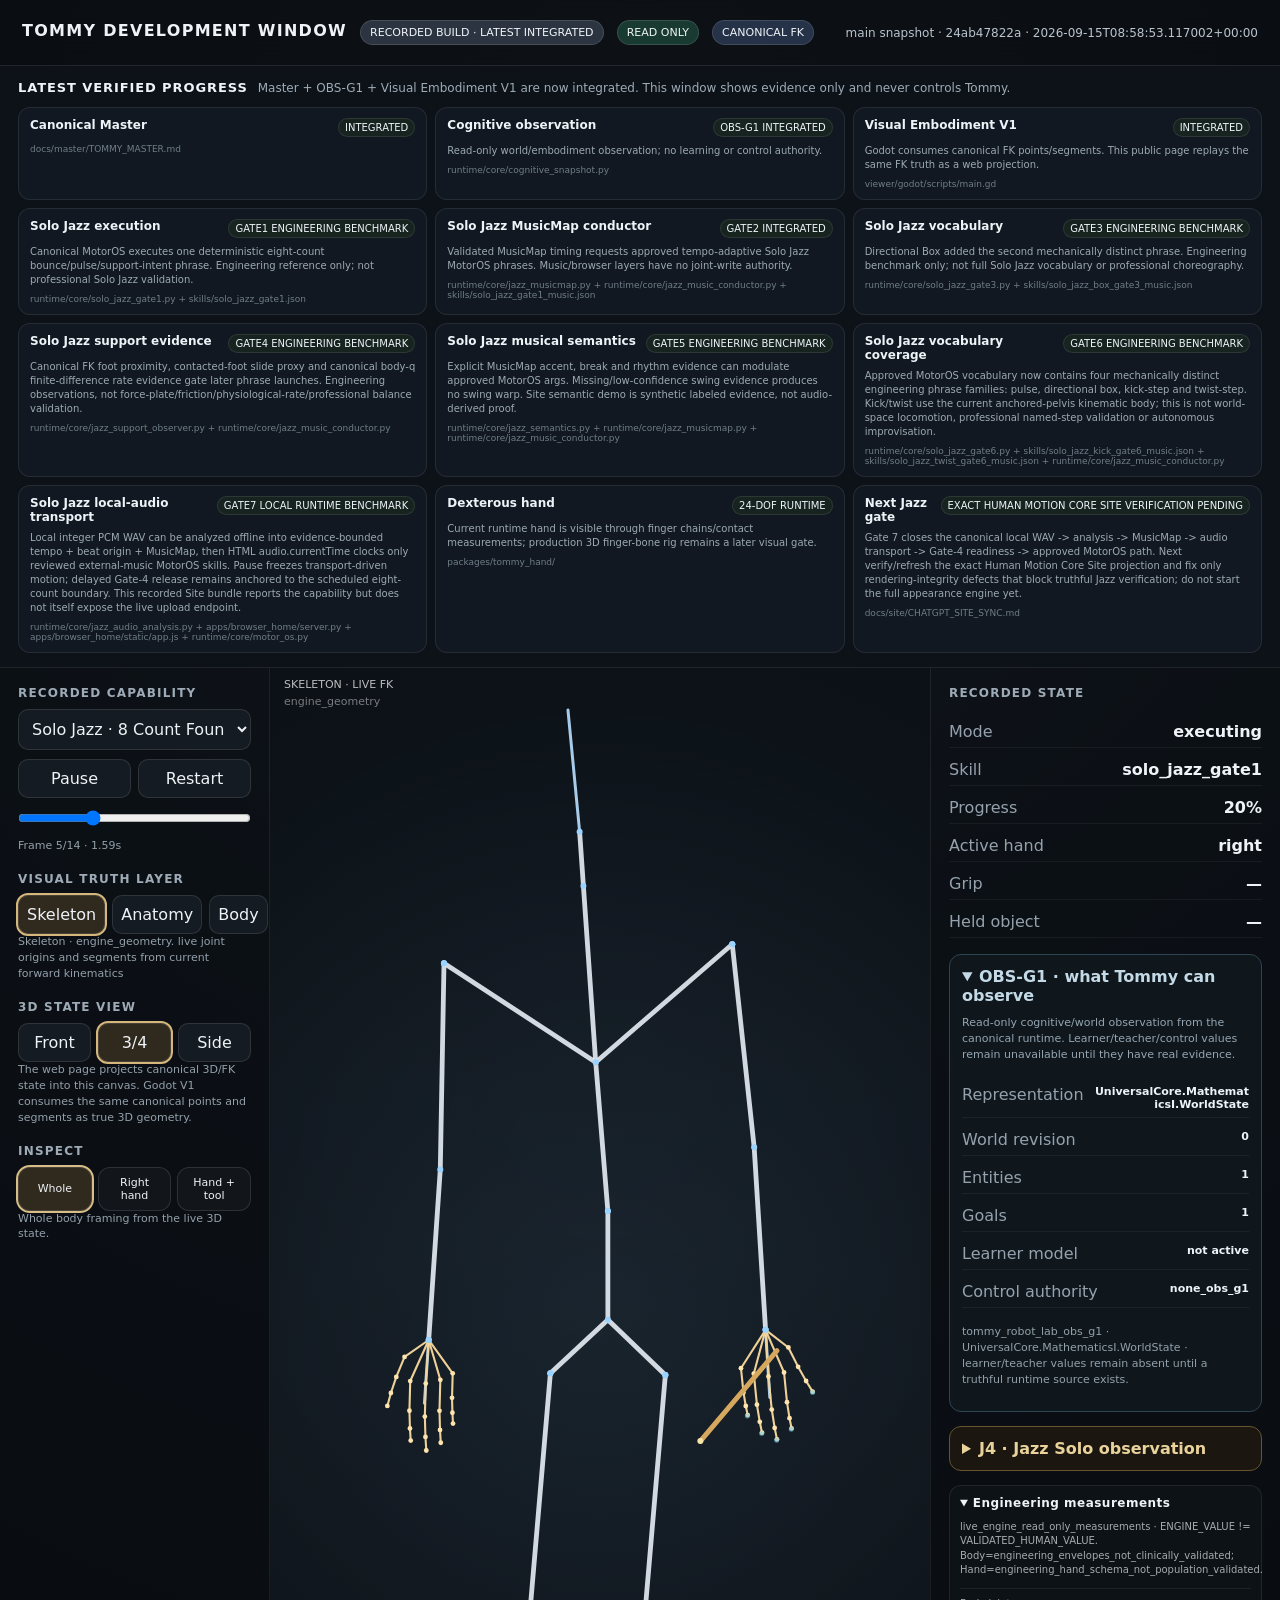
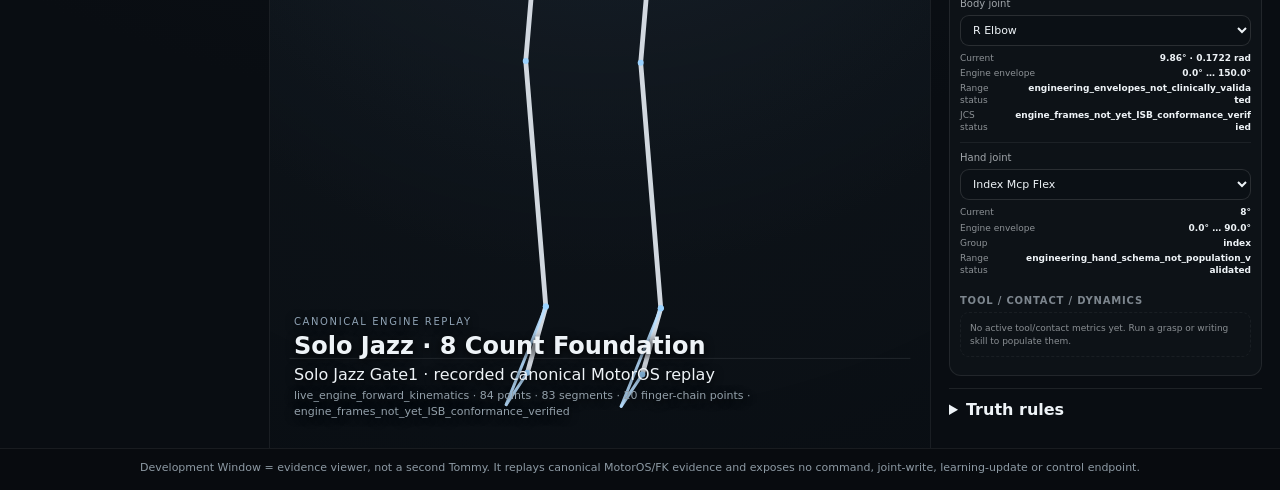
<file: index.html>
<!doctype html>
<html lang="en" dir="ltr">
<head>
  <meta charset="utf-8">
  <meta name="viewport" content="width=device-width, initial-scale=1">
  <title>Tommy Development Window</title>
  <link rel="stylesheet" href="/site.css">
  <link rel="stylesheet" href="/focus_inspector.css">
  <link rel="stylesheet" href="/live_measurements.css">
</head>
<body>
  <header class="topbar">
    <div>
      <strong>TOMMY DEVELOPMENT WINDOW</strong>
      <span class="badge recorded">RECORDED BUILD · LATEST INTEGRATED</span>
      <span class="badge readonly">READ ONLY</span>
      <span class="badge geometry">CANONICAL FK</span>
    </div>
    <div id="buildMeta" class="build-meta">Loading latest validated build…</div>
  </header>

  <section class="development-strip" aria-label="Tommy development status">
    <div class="development-intro">
      <strong>Latest verified progress</strong>
      <span>Master + OBS-G1 + Visual Embodiment V1 are now integrated. This window shows evidence only and never controls Tommy.</span>
    </div>
    <div id="developmentCards" class="development-cards"></div>
  </section>

  <main class="shell">
    <aside class="panel controls">
      <h2>Recorded capability</h2>
      <select id="demoSelect" aria-label="Recorded demo"></select>
      <div class="playback-row">
        <button id="playPause">Play</button>
        <button id="restart">Restart</button>
      </div>
      <input id="timeline" type="range" min="0" max="0" value="0" step="1" aria-label="Replay timeline">
      <p id="frameStatus" class="microcopy">Waiting for replay data…</p>

      <h2>Visual truth layer</h2>
      <div class="button-grid">
        <button data-layer="skeleton" class="active">Skeleton</button>
        <button data-layer="anatomy">Anatomy</button>
        <button data-layer="body">Body</button>
      </div>
      <p id="layerTruth" class="microcopy">Recorded engine geometry.</p>

      <h2>3D state view</h2>
      <div class="button-grid">
        <button data-view="front">Front</button>
        <button data-view="threequarter" class="active">3/4</button>
        <button data-view="side">Side</button>
      </div>
      <p class="microcopy">The web page projects canonical 3D/FK state into this canvas. Godot V1 consumes the same canonical points and segments as true 3D geometry.</p>

      <h2>Inspect</h2>
      <div class="focus-controls">
        <button data-focus="whole" class="active">Whole</button>
        <button data-focus="right_hand">Right hand</button>
        <button data-focus="tool">Hand + tool</button>
      </div>
      <p id="focusTruth" class="microcopy">Whole body framing from the recorded engine state.</p>
    </aside>

    <section class="stage-wrap">
      <div class="stage">
        <canvas id="engineCanvas" aria-label="Tommy recorded canonical engine viewer"></canvas>
      </div>
      <div class="stage-caption">
        <div class="stage-kicker">CANONICAL ENGINE REPLAY</div>
        <h1 id="demoTitle">Tommy</h1>
        <p id="motionStatus">Loading replay…</p>
        <p id="visualTruth" class="microcopy"></p>
      </div>
    </section>

    <aside class="panel right">
      <h2>Recorded state</h2>
      <dl class="state-list">
        <div><dt>Mode</dt><dd id="mode">—</dd></div>
        <div><dt>Skill</dt><dd id="skill">—</dd></div>
        <div><dt>Progress</dt><dd id="progress">—</dd></div>
        <div><dt>Active hand</dt><dd id="activeHand">—</dd></div>
        <div><dt>Grip</dt><dd id="grip">—</dd></div>
        <div><dt>Held object</dt><dd id="heldObject">—</dd></div>
      </dl>

      <details class="cognitive-panel" open>
        <summary>OBS-G1 · what Tommy can observe</summary>
        <p class="panel-explainer">Read-only cognitive/world observation from the canonical runtime. Learner/teacher/control values remain unavailable until they have real evidence.</p>
        <dl class="state-list compact">
          <div><dt>Representation</dt><dd id="cogRepresentation">—</dd></div>
          <div><dt>World revision</dt><dd id="cogRevision">—</dd></div>
          <div><dt>Entities</dt><dd id="cogEntities">—</dd></div>
          <div><dt>Goals</dt><dd id="cogGoals">—</dd></div>
          <div><dt>Learner model</dt><dd id="cogLearner">—</dd></div>
          <div><dt>Control authority</dt><dd id="cogControl">—</dd></div>
        </dl>
        <p id="cognitiveTruth" class="microcopy">Loading cognitive observation…</p>
      </details>

      <details id="jazzPanel" class="jazz-panel" hidden>
        <summary>J4 · Jazz Solo observation</summary>
        <p class="panel-explainer">Recorded reference decision only. It has no command, joint-write, or MotorOS authority.</p>
        <dl class="state-list compact">
          <div><dt>Status</dt><dd id="jazzStatus">—</dd></div>
          <div><dt>Candidate</dt><dd id="jazzCandidate">—</dd></div>
          <div><dt>Profile source</dt><dd id="jazzProfileSource">—</dd></div>
          <div><dt>Contact evidence</dt><dd id="jazzContactEvidence">—</dd></div>
          <div><dt>Gaze evidence</dt><dd id="jazzGazeEvidence">—</dd></div>
          <div><dt>Control authority</dt><dd id="jazzControl">—</dd></div>
        </dl>
        <p id="jazzTruth" class="microcopy"></p>
      </details>

      <details class="measurements-panel" open>
        <summary>Engineering measurements</summary>
        <p id="measurementTruth" class="measurement-truth">Loading recorded measurements…</p>
        <div class="measurement-inspector">
          <label for="bodyJointSelect">Body joint</label>
          <select id="bodyJointSelect"></select>
          <div id="bodyJointReading" class="measurement-reading"></div>
        </div>
        <div class="measurement-inspector">
          <label for="handJointSelect">Hand joint</label>
          <select id="handJointSelect"></select>
          <div id="handJointReading" class="measurement-reading"></div>
        </div>
        <h3>Tool / contact / dynamics</h3>
        <div id="toolMetricCards" class="metric-grid"></div>
        <div id="digitContactTable" class="digit-contact-table"></div>
      </details>

      <details>
        <summary>Truth rules</summary>
        <ul id="truthRules" class="truth-list"></ul>
      </details>
    </aside>
  </main>

  <footer>
    Development Window = evidence viewer, not a second Tommy. It replays canonical MotorOS/FK evidence and exposes no command, joint-write, learning-update or control endpoint.
  </footer>

  <script src="/engine_viewer.js"></script>
  <script src="/live_measurements.js"></script>
  <script src="/site.js"></script>
  <script src="/focus_inspector.js"></script>
  <script src="/contact_overlay.js"></script>
</body>
</html>
</file>
<file: site.css>
*{box-sizing:border-box}html,body{margin:0;min-height:100%;font-family:Inter,ui-sans-serif,system-ui,-apple-system,BlinkMacSystemFont,"Segoe UI",sans-serif;background:#0c1015;color:#eef3f7}body{min-height:100vh;background:radial-gradient(circle at 50% 12%,#25303a 0,#10151b 38%,#090c10 76%)}button,select,input{font:inherit}.topbar{min-height:66px;display:flex;align-items:center;justify-content:space-between;gap:16px;padding:14px 22px;border-bottom:1px solid #ffffff18;background:#090c10cc;backdrop-filter:blur(14px);position:sticky;top:0;z-index:5}.topbar strong{letter-spacing:.08em}.badge{display:inline-block;margin-left:8px;padding:5px 9px;border-radius:999px;font-size:11px;border:1px solid #ffffff20}.recorded{background:#2b3440}.readonly{background:#183a31}.geometry{background:#253247}.build-meta{font-size:12px;color:#b9c4ce}.development-strip{border-bottom:1px solid #ffffff14;background:#0d1218;padding:14px 18px;display:grid;gap:12px}.development-intro{display:flex;align-items:baseline;gap:10px;flex-wrap:wrap}.development-intro strong{font-size:13px;letter-spacing:.07em;text-transform:uppercase}.development-intro span{font-size:12px;color:#9eabb6}.development-cards{display:grid;grid-template-columns:repeat(5,minmax(150px,1fr));gap:8px}.development-card{border:1px solid #ffffff16;border-radius:12px;padding:10px 11px;background:#111821;min-width:0}.development-card-head{display:flex;justify-content:space-between;gap:8px;align-items:flex-start}.development-card strong{font-size:12px}.development-status{font-size:10px;white-space:nowrap;border:1px solid #ffffff18;border-radius:999px;padding:3px 6px;background:#17231f}.development-card p{font-size:10px;line-height:1.4;color:#9ca9b3;margin:7px 0}.development-card small{display:block;font-size:9px;color:#6f7d88;overflow-wrap:anywhere}.shell{display:grid;grid-template-columns:270px minmax(360px,1fr) 350px;min-height:calc(100vh - 108px)}.panel{padding:18px;border-right:1px solid #ffffff12;background:#0b0f14b8;overflow:auto}.panel.right{border-right:0;border-left:1px solid #ffffff12}h1,h2,h3,p{margin-top:0}h2{font-size:12px;text-transform:uppercase;letter-spacing:.1em;color:#9eabb6;margin:18px 0 9px}h2:first-child{margin-top:0}h3{font-size:12px;color:#b9c4ce}.controls select,.measurement-inspector select{width:100%;background:#151b22;color:#eef3f7;border:1px solid #ffffff1c;border-radius:10px;padding:9px}.playback-row,.button-grid{display:grid;grid-template-columns:repeat(2,1fr);gap:7px;margin-top:9px}.button-grid{grid-template-columns:repeat(3,1fr)}button{border:1px solid #ffffff1c;border-radius:10px;padding:9px 8px;background:#151b22;color:#eef3f7;cursor:pointer}button:hover{background:#1b232c}button.active{outline:2px solid #d5b67b;background:#30291e}#timeline{width:100%;margin:12px 0}.microcopy{font-size:11px;line-height:1.45;color:#93a0aa}.warning{color:#e1b46e}.stage-wrap{min-width:0;display:flex;flex-direction:column;position:relative}.stage{flex:1;min-height:560px;position:relative;background:radial-gradient(circle at 50% 46%,#19232d 0,#0a0f14 70%)}.stage canvas{position:absolute;inset:0;width:100%;height:100%}.stage-caption{position:absolute;left:24px;bottom:24px;pointer-events:none;text-shadow:0 2px 10px #000}.stage-kicker{font-size:10px;letter-spacing:.16em;color:#8fa2b4;margin-bottom:5px}.stage-caption h1{font-size:24px;margin-bottom:5px}.stage-caption p{margin:4px 0}.state-list{display:grid;gap:6px}.state-list div{display:flex;justify-content:space-between;gap:10px;border-bottom:1px solid #ffffff0d;padding:6px 0}.state-list dt{color:#95a2ad}.state-list dd{margin:0;font-weight:650;text-align:right;overflow-wrap:anywhere}.state-list.compact dd{font-size:11px;max-width:58%}.cognitive-panel{border:1px solid #2d4452;border-radius:12px;padding:12px;margin:14px 0;background:#0f171d}.cognitive-panel summary{color:#c4d9e6}.panel-explainer{font-size:11px;line-height:1.45;color:#94a5b1;margin:10px 0}details{border-top:1px solid #ffffff16;padding:11px 0}summary{cursor:pointer;font-weight:650}.truth-list{padding-left:18px;color:#a9b5bf;font-size:12px;line-height:1.5}footer{min-height:42px;padding:12px 20px;border-top:1px solid #ffffff12;font-size:11px;color:#8d9aa4;text-align:center;background:#080b0f}@media(max-width:1350px){.development-cards{grid-template-columns:repeat(3,minmax(150px,1fr))}}@media(max-width:1050px){.shell{grid-template-columns:220px 1fr}.panel.right{grid-column:1/-1;border-left:0;border-top:1px solid #ffffff12}.stage{min-height:540px}.development-cards{grid-template-columns:repeat(2,minmax(150px,1fr))}}@media(max-width:720px){.topbar{align-items:flex-start;flex-direction:column}.development-cards{grid-template-columns:1fr}.shell{display:flex;flex-direction:column}.stage-wrap{order:-1}.stage{min-height:520px}.panel{border:0;border-top:1px solid #ffffff12}.controls{display:block}.stage-caption{left:16px;bottom:16px}.build-meta{max-width:100%;overflow-wrap:anywhere}}

.jazz-panel{border:1px solid #66552e;border-radius:12px;padding:12px;margin:14px 0;background:#1b1710}.jazz-panel summary{color:#ead39b}
</file>
<file: focus_inspector.css>
.focus-controls {
  display:grid;
  grid-template-columns:repeat(3,1fr);
  gap:6px;
}
.focus-controls button {
  width:100%;
  border:1px solid #ffffff1e;
  color:inherit;
  background:#ffffff08;
  border-radius:12px;
  padding:8px 6px;
  cursor:pointer;
  text-align:center;
  font-size:11px;
}
.focus-controls button:hover { background:#ffffff10; }
.focus-controls button.active { outline:2px solid #d7bd87; background:#30291d; }
.contact-legend { line-height:1.8; }
.contact-legend .dot {
  display:inline-block;
  width:7px;
  height:7px;
  border-radius:50%;
  margin:0 3px 0 6px;
  vertical-align:middle;
}
.contact-legend .dot.geometry { background:#73c7e8; }
.contact-legend .dot.loaded { background:#6ee7a8; }
.contact-legend .dot.roll { background:#f6ad55; }
.contact-legend .dot.slide { background:#ff6b6b; }
</file>
<file: live_measurements.css>
.measurements-panel {
  margin:12px 0;
  border:1px solid #ffffff16;
  border-radius:12px;
  padding:10px;
  background:#0d1217;
}
.measurements-panel > summary {
  cursor:pointer;
  font-size:12px;
  font-weight:700;
  letter-spacing:.04em;
}
.measurement-truth {
  font-size:10px;
  line-height:1.45;
  opacity:.68;
  margin:10px 0;
}
.measurement-truth.warning { color:#ffd19b; opacity:.95; }
.measurement-inspector {
  padding:9px 0;
  border-top:1px solid #ffffff10;
}
.measurement-inspector label {
  display:block;
  margin-bottom:6px;
  font-size:10px;
  opacity:.65;
}
.measurement-inspector select {
  width:100%;
  border:1px solid #ffffff20;
  border-radius:9px;
  background:#0b1015;
  color:inherit;
  padding:7px 8px;
  font:inherit;
  font-size:11px;
}
.measurement-reading {
  margin-top:6px;
  display:grid;
  gap:3px;
}
.measurement-reading div {
  display:flex;
  justify-content:space-between;
  gap:10px;
  font-size:9px;
  line-height:1.35;
}
.measurement-reading span { opacity:.56; }
.measurement-reading strong { text-align:right; overflow-wrap:anywhere; }
.measurements-panel h3 {
  margin:10px 0 6px;
  font-size:10px;
  text-transform:uppercase;
  letter-spacing:.08em;
  opacity:.65;
}
.metric-grid {
  display:grid;
  grid-template-columns:1fr 1fr;
  gap:6px;
}
.metric-card {
  min-width:0;
  border:1px solid #ffffff12;
  border-radius:9px;
  padding:7px;
  background:#ffffff04;
}
.metric-card small,
.metric-card strong,
.metric-card span { display:block; }
.metric-card small {
  font-size:8px;
  line-height:1.2;
  text-transform:uppercase;
  letter-spacing:.04em;
  opacity:.58;
}
.metric-card strong {
  margin-top:4px;
  font-size:13px;
}
.metric-card span {
  margin-top:4px;
  font-size:7px;
  line-height:1.3;
  opacity:.42;
  overflow-wrap:anywhere;
}
.measurement-empty {
  grid-column:1 / -1;
  margin:0;
  border:1px dashed #ffffff18;
  border-radius:9px;
  padding:9px;
  font-size:9px;
  line-height:1.4;
  opacity:.55;
}
.digit-contact-table { margin-top:8px; }
.digit-contact-row {
  display:grid;
  grid-template-columns:1fr .8fr .9fr 1fr;
  gap:5px;
  padding:5px 0;
  border-top:1px solid #ffffff0d;
  font-size:8px;
}
.digit-contact-row span { opacity:.66; text-align:right; }
@media (max-width: 900px) {
  .metric-grid { grid-template-columns:1fr 1fr; }
}
</file>
